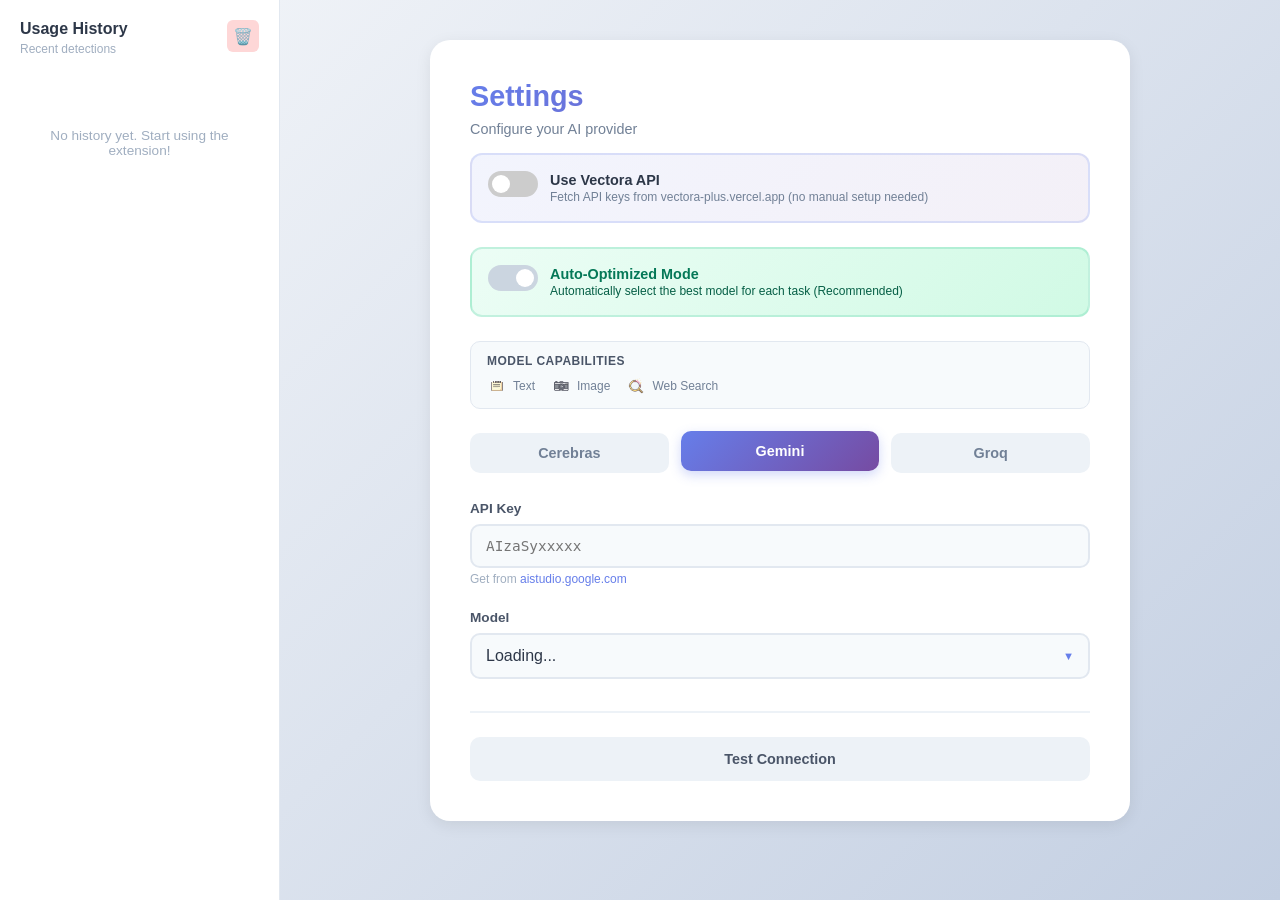
<file: extension/options.html>
<!DOCTYPE html>
<html lang="en">

<head>
    <meta charset="UTF-8">
    <meta name="viewport" content="width=device-width, initial-scale=1.0">
    <title>Vectora Settings</title>
    <style>
        * {
            margin: 0;
            padding: 0;
            box-sizing: border-box;
        }

        body {
            font-family: -apple-system, BlinkMacSystemFont, 'Segoe UI', sans-serif;
            background: linear-gradient(135deg, #f5f7fa 0%, #c3cfe2 100%);
            color: #2d3748;
            min-height: 100vh;
            padding: 0;
        }

        .layout {
            display: flex;
            min-height: 100vh;
        }

        /* Left Sidebar - History */
        .history-sidebar {
            width: 280px;
            background: white;
            border-right: 1px solid #e2e8f0;
            overflow-y: auto;
            padding: 20px;
        }

        .history-title {
            font-size: 1rem;
            font-weight: 700;
            color: #2d3748;
            margin-bottom: 4px;
        }

        .history-subtitle {
            font-size: 0.75rem;
            color: #a0aec0;
            margin-bottom: 16px;
        }

        .history-list {
            display: flex;
            flex-direction: column;
            gap: 8px;
        }

        .history-item {
            background: #f7fafc;
            border-radius: 8px;
            padding: 10px 12px;
            border-left: 3px solid transparent;
            transition: all 0.2s;
            cursor: pointer;
        }

        .history-item:hover {
            background: #edf2f7;
            border-left-color: #667eea;
        }

        .history-item.text {
            border-left-color: #48bb78;
        }

        .history-item.image {
            border-left-color: #ed8936;
        }

        .history-item.screen {
            border-left-color: #667eea;
        }

        .history-feature {
            display: flex;
            align-items: center;
            gap: 6px;
            margin-bottom: 4px;
        }

        .history-feature img {
            width: 14px;
            height: 14px;
            opacity: 0.7;
        }

        .history-feature span {
            font-size: 0.7rem;
            font-weight: 600;
            text-transform: uppercase;
            color: #4a5568;
        }

        .history-url {
            font-size: 0.7rem;
            color: #718096;
            white-space: nowrap;
            overflow: hidden;
            text-overflow: ellipsis;
            margin-bottom: 3px;
        }

        .history-result {
            font-size: 0.68rem;
            color: #a0aec0;
        }

        .history-time {
            font-size: 0.65rem;
            color: #cbd5e0;
            margin-top: 3px;
        }

        .history-empty {
            text-align: center;
            padding: 40px 20px;
            color: #a0aec0;
            font-size: 0.85rem;
        }

        /* Main Content */
        .main-content {
            flex: 1;
            padding: 40px;
            overflow-y: auto;
        }

        .container {
            max-width: 700px;
            margin: 0 auto;
            background: white;
            border-radius: 20px;
            padding: 40px;
            box-shadow: 0 4px 16px rgba(0, 0, 0, 0.08);
        }

        h1 {
            font-size: 1.8rem;
            font-weight: 700;
            background: linear-gradient(135deg, #667eea 0%, #764ba2 100%);
            background-clip: text;
            -webkit-background-clip: text;
            -webkit-text-fill-color: transparent;
            margin-bottom: 8px;
        }

        .subtitle {
            color: #718096;
            font-size: 0.9rem;
            margin-bottom: 16px;
        }

        /* Icon Legend */
        .icon-legend {
            background: #f7fafc;
            border-radius: 10px;
            padding: 12px 16px;
            margin-bottom: 24px;
            border: 1px solid #e2e8f0;
        }

        .legend-title {
            font-size: 0.75rem;
            font-weight: 600;
            color: #4a5568;
            margin-bottom: 8px;
            text-transform: uppercase;
            letter-spacing: 0.5px;
        }

        .legend-items {
            display: flex;
            gap: 16px;
            flex-wrap: wrap;
        }

        .legend-item {
            display: flex;
            align-items: center;
            gap: 6px;
        }

        .legend-item img {
            width: 20px;
            height: 20px;
            opacity: 0.7;
        }

        .legend-item span {
            font-size: 0.75rem;
            color: #718096;
        }

        /* Tabs */
        .tabs {
            display: flex;
            gap: 12px;
            margin-bottom: 28px;
        }

        .tab {
            flex: 1;
            padding: 12px;
            background: #edf2f7;
            border: none;
            border-radius: 10px;
            font-size: 0.9rem;
            font-weight: 600;
            color: #718096;
            cursor: pointer;
            transition: all 0.2s;
        }

        .tab.active {
            background: linear-gradient(135deg, #667eea 0%, #764ba2 100%);
            color: white;
            transform: translateY(-2px);
            box-shadow: 0 4px 12px rgba(102, 126, 234, 0.3);
        }

        /* Form */
        .config-section {
            display: none;
        }

        .config-section.active {
            display: block;
            animation: fadeIn 0.3s ease;
        }

        @keyframes fadeIn {
            from {
                opacity: 0;
                transform: translateY(10px);
            }

            to {
                opacity: 1;
                transform: translateY(0);
            }
        }

        .form-group {
            margin-bottom: 24px;
        }

        label {
            display: block;
            font-size: 0.85rem;
            font-weight: 600;
            color: #4a5568;
            margin-bottom: 8px;
        }

        input[type="password"] {
            width: 100%;
            padding: 12px 14px;
            background: #f7fafc;
            border: 2px solid #e2e8f0;
            border-radius: 10px;
            font-size: 0.9rem;
            font-family: 'Consolas', monospace;
            color: #2d3748;
            transition: all 0.2s;
            outline: none;
        }

        input:focus {
            background: white;
            border-color: #667eea;
        }

        .hint {
            font-size: 0.75rem;
            color: #a0aec0;
            margin-top: 4px;
        }

        .hint a {
            color: #667eea;
            text-decoration: none;
        }

        .hint a:hover {
            text-decoration: underline;
        }

        /* Model Dropdown */
        .model-selector {
            position: relative;
        }

        .model-trigger {
            width: 100%;
            padding: 12px 14px;
            background: #f7fafc;
            border: 2px solid #e2e8f0;
            border-radius: 10px;
            cursor: pointer;
            display: flex;
            justify-content: space-between;
            align-items: center;
            transition: all 0.2s;
        }

        .model-trigger:hover {
            border-color: #cbd5e0;
        }

        .model-trigger::after {
            content: '▼';
            font-size: 0.7em;
            color: #667eea;
        }

        .model-dropdown {
            position: absolute;
            top: 100%;
            left: 0;
            right: 0;
            background: white;
            border: 2px solid #e2e8f0;
            border-radius: 10px;
            margin-top: 4px;
            max-height: 280px;
            overflow-y: auto;
            z-index: 100;
            display: none;
            box-shadow: 0 8px 24px rgba(0, 0, 0, 0.12);
        }

        .model-dropdown.open {
            display: block;
        }

        .model-option {
            padding: 12px 14px;
            cursor: pointer;
            display: flex;
            align-items: center;
            gap: 10px;
            transition: background 0.15s;
            border-bottom: 1px solid #f7fafc;
        }

        .model-option:hover {
            background: #f7fafc;
        }

        .model-option:last-child {
            border-bottom: none;
        }

        .capability-icons {
            display: flex;
            gap: 4px;
        }

        .cap-icon {
            width: 24px;
            height: 24px;
            opacity: 0.7;
        }

        .model-name {
            flex: 1;
            font-size: 0.85rem;
            color: #2d3748;
        }

        .loading {
            text-align: center;
            padding: 20px;
            color: #a0aec0;
            font-size: 0.85rem;
        }

        /* Selected Model Capabilities */
        .selected-capabilities {
            margin-top: 12px;
            padding: 12px;
            background: #f7fafc;
            border-radius: 8px;
            border: 1px solid #e2e8f0;
            display: none;
        }

        .selected-capabilities.show {
            display: block;
        }

        .selected-capabilities .cap-title {
            font-size: 0.7rem;
            font-weight: 600;
            color: #4a5568;
            text-transform: uppercase;
            letter-spacing: 0.5px;
            margin-bottom: 8px;
        }

        .selected-capabilities .cap-list {
            display: flex;
            gap: 12px;
            flex-wrap: wrap;
        }

        .selected-capabilities .cap-item {
            display: flex;
            align-items: center;
            gap: 6px;
            padding: 6px 12px;
            background: white;
            border-radius: 6px;
            font-size: 0.75rem;
            color: #2d3748;
            font-weight: 500;
        }

        .selected-capabilities .cap-item img {
            width: 18px;
            height: 18px;
            opacity: 0.7;
        }

        /* Buttons */
        .actions {
            display: flex;
            gap: 12px;
            margin-top: 32px;
            padding-top: 24px;
            border-top: 2px solid #edf2f7;
        }

        button[type="button"] {
            flex: 1;
            padding: 14px;
            border: none;
            border-radius: 10px;
            font-size: 0.9rem;
            font-weight: 600;
            cursor: pointer;
            transition: all 0.2s;
            font-family: inherit;
        }

        .btn-test {
            background: #edf2f7;
            color: #4a5568;
        }

        .btn-test:hover {
            background: #e2e8f0;
            transform: translateY(-1px);
        }

        .btn-save {
            background: linear-gradient(135deg, #667eea 0%, #764ba2 100%);
            color: white;
        }

        .btn-save:hover {
            transform: translateY(-2px);
            box-shadow: 0 4px 12px rgba(102, 126, 234, 0.4);
        }

        .btn-save:disabled {
            opacity: 0.6;
            cursor: not-allowed;
            transform: none;
        }

        /* Status */
        .status {
            margin-top: 20px;
            padding: 12px;
            border-radius: 10px;
            font-size: 0.85rem;
            text-align: center;
            display: none;
            animation: fadeIn 0.2s;
        }

        .status.success {
            background: #c6f6d5;
            color: #276749;
        }

        .status.error {
            background: #fed7d7;
            color: #c53030;
        }

        /* Scrollbar */
        .model-dropdown::-webkit-scrollbar,
        .history-sidebar::-webkit-scrollbar {
            width: 6px;
        }

        .model-dropdown::-webkit-scrollbar-track,
        .history-sidebar::-webkit-scrollbar-track {
            background: transparent;
        }

        .model-dropdown::-webkit-scrollbar-thumb,
        .history-sidebar::-webkit-scrollbar-thumb {
            background: #cbd5e0;
            border-radius: 3px;
        }

        /* Clear History Button */
        .history-header {
            display: flex;
            justify-content: space-between;
            align-items: flex-start;
            margin-bottom: 16px;
        }

        .clear-history-btn {
            width: 32px;
            height: 32px;
            padding: 0;
            background: #fed7d7;
            color: #c53030;
            border: none;
            border-radius: 6px;
            font-size: 1rem;
            cursor: pointer;
            transition: all 0.2s;
            flex-shrink: 0;
        }

        .clear-history-btn:hover {
            background: #fc8181;
            transform: scale(1.1);
        }

        /* Vectora API Toggle */
        .vectora-api-toggle {
            display: flex;
            align-items: center;
            gap: 12px;
            padding: 16px;
            background: linear-gradient(135deg, #667eea15 0%, #764ba215 100%);
            border-radius: 12px;
            margin-bottom: 24px;
            border: 2px solid #667eea30;
        }

        .toggle-container {
            position: relative;
            display: inline-block;
            width: 50px;
            height: 26px;
            flex-shrink: 0;
        }

        .toggle-container input {
            opacity: 0;
            width: 0;
            height: 0;
        }

        .toggle-slider {
            position: absolute;
            cursor: pointer;
            top: 0;
            left: 0;
            right: 0;
            bottom: 0;
            background-color: #ccc;
            transition: 0.4s;
            border-radius: 34px;
        }

        .toggle-slider:before {
            position: absolute;
            content: "";
            height: 18px;
            width: 18px;
            left: 4px;
            bottom: 4px;
            background-color: white;
            transition: 0.4s;
            border-radius: 50%;
        }

        .toggle-container input:checked+.toggle-slider {
            background-color: #667eea;
        }

        .toggle-container input:checked+.toggle-slider:before {
            transform: translateX(24px);
        }

        .toggle-info {
            flex: 1;
        }

        .toggle-title {
            font-size: 0.9rem;
            font-weight: 600;
            color: #2d3748;
            margin-bottom: 2px;
        }

        .toggle-desc {
            font-size: 0.75rem;
            color: #718096;
        }
    </style>
</head>

<body>
    <div class="layout">
        <!-- Left Sidebar - History -->
        <div class="history-sidebar">
            <div class="history-header">
                <div>
                    <div class="history-title">Usage History</div>
                    <div class="history-subtitle">Recent detections</div>
                </div>
                <button class="clear-history-btn" id="clear-history-btn">🗑️</button>
            </div>
            <div class="history-list" id="history-list">
                <div class="history-empty">No history yet. Start using the extension!</div>
            </div>
        </div>

        <!-- Main Content -->
        <div class="main-content">
            <div class="container">
                <h1>Settings</h1>
                <p class="subtitle">Configure your AI provider</p>

                <!-- Use Vectora API Toggle -->
                <div class="vectora-api-toggle">
                    <label class="toggle-container">
                        <input type="checkbox" id="use-vectora-api">
                        <span class="toggle-slider"></span>
                    </label>
                    <div class="toggle-info">
                        <div class="toggle-title">Use Vectora API</div>
                        <div class="toggle-desc">Fetch API keys from vectora-plus.vercel.app (no manual setup needed)
                        </div>
                    </div>
                </div>

                <!-- Selection Mode Toggle -->
                <div class="vectora-api-toggle"
                    style="background: linear-gradient(135deg, #ecfdf5 0%, #d1fae5 100%); border-color: #10b98130;">
                    <label class="toggle-container">
                        <input type="checkbox" id="selection-mode-toggle" checked>
                        <span class="toggle-slider" style="background-color: #cbd5e0;"></span>
                    </label>
                    <div class="toggle-info">
                        <div class="toggle-title" style="color: #047857;">Auto-Optimized Mode</div>
                        <div class="toggle-desc" style="color: #065f46;">Automatically select the best model for each
                            task (Recommended)</div>
                    </div>
                </div>

                <!-- Icon Legend -->
                <div class="icon-legend">
                    <div class="legend-title">Model Capabilities</div>
                    <div class="legend-items">
                        <div class="legend-item">
                            <img src="icons/notepad.png" alt="Text">
                            <span>Text</span>
                        </div>
                        <div class="legend-item">
                            <img src="icons/image-camera.png" alt="Image">
                            <span>Image</span>
                        </div>
                        <div class="legend-item">
                            <img src="icons/web-search.png" alt="Web Search">
                            <span>Web Search</span>
                        </div>
                    </div>
                </div>

                <!-- Provider Tabs -->
                <div class="tabs">
                    <button class="tab" data-provider="cerebras">Cerebras</button>
                    <button class="tab active" data-provider="gemini">Gemini</button>
                    <button class="tab" data-provider="groq">Groq</button>
                </div>

                <!-- Cerebras Config -->
                <div class="config-section" id="cerebras-section">
                    <div class="form-group">
                        <label for="cerebras-key">API Key</label>
                        <input type="password" id="cerebras-key" placeholder="csk-xxxxx">
                        <p class="hint">Get from <a href="https://cloud.cerebras.ai/"
                                target="_blank">cloud.cerebras.ai</a></p>
                    </div>
                    <div class="form-group">
                        <label>Model</label>
                        <div class="model-selector">
                            <div class="model-trigger" id="cerebras-trigger">
                                <span id="cerebras-selected">Loading...</span>
                            </div>
                            <div class="model-dropdown" id="cerebras-dropdown"></div>
                        </div>
                        <div class="selected-capabilities" id="cerebras-capabilities"></div>
                    </div>
                </div>

                <!-- Gemini Config -->
                <div class="config-section active" id="gemini-section">
                    <div class="form-group">
                        <label for="gemini-key">API Key</label>
                        <input type="password" id="gemini-key" placeholder="AIzaSyxxxxx">
                        <p class="hint">Get from <a href="https://aistudio.google.com/apikey"
                                target="_blank">aistudio.google.com</a></p>
                    </div>
                    <div class="form-group">
                        <label>Model</label>
                        <div class="model-selector">
                            <div class="model-trigger" id="gemini-trigger">
                                <span id="gemini-selected">Loading...</span>
                            </div>
                            <div class="model-dropdown" id="gemini-dropdown"></div>
                        </div>
                        <div class="selected-capabilities" id="gemini-capabilities"></div>
                    </div>
                </div>

                <!-- Groq Config -->
                <div class="config-section" id="groq-section">
                    <div class="form-group">
                        <label for="groq-key">API Key</label>
                        <input type="password" id="groq-key" placeholder="gsk-xxxxx">
                        <p class="hint">Get from <a href="https://console.groq.com/keys"
                                target="_blank">console.groq.com</a></p>
                    </div>
                    <div class="form-group">
                        <label>Model</label>
                        <div class="model-selector">
                            <div class="model-trigger" id="groq-trigger">
                                <span id="groq-selected">Loading...</span>
                            </div>
                            <div class="model-dropdown" id="groq-dropdown"></div>
                        </div>
                        <div class="selected-capabilities" id="groq-capabilities"></div>
                    </div>
                </div>

                <!-- Actions -->
                <div class="actions">
                    <button type="button" class="btn-test" id="test-btn">Test Connection</button>
                </div>

                <div class="status" id="status"></div>
            </div>
        </div>
    </div>

    <script src="options.js"></script>
</body>

</html>
</file>
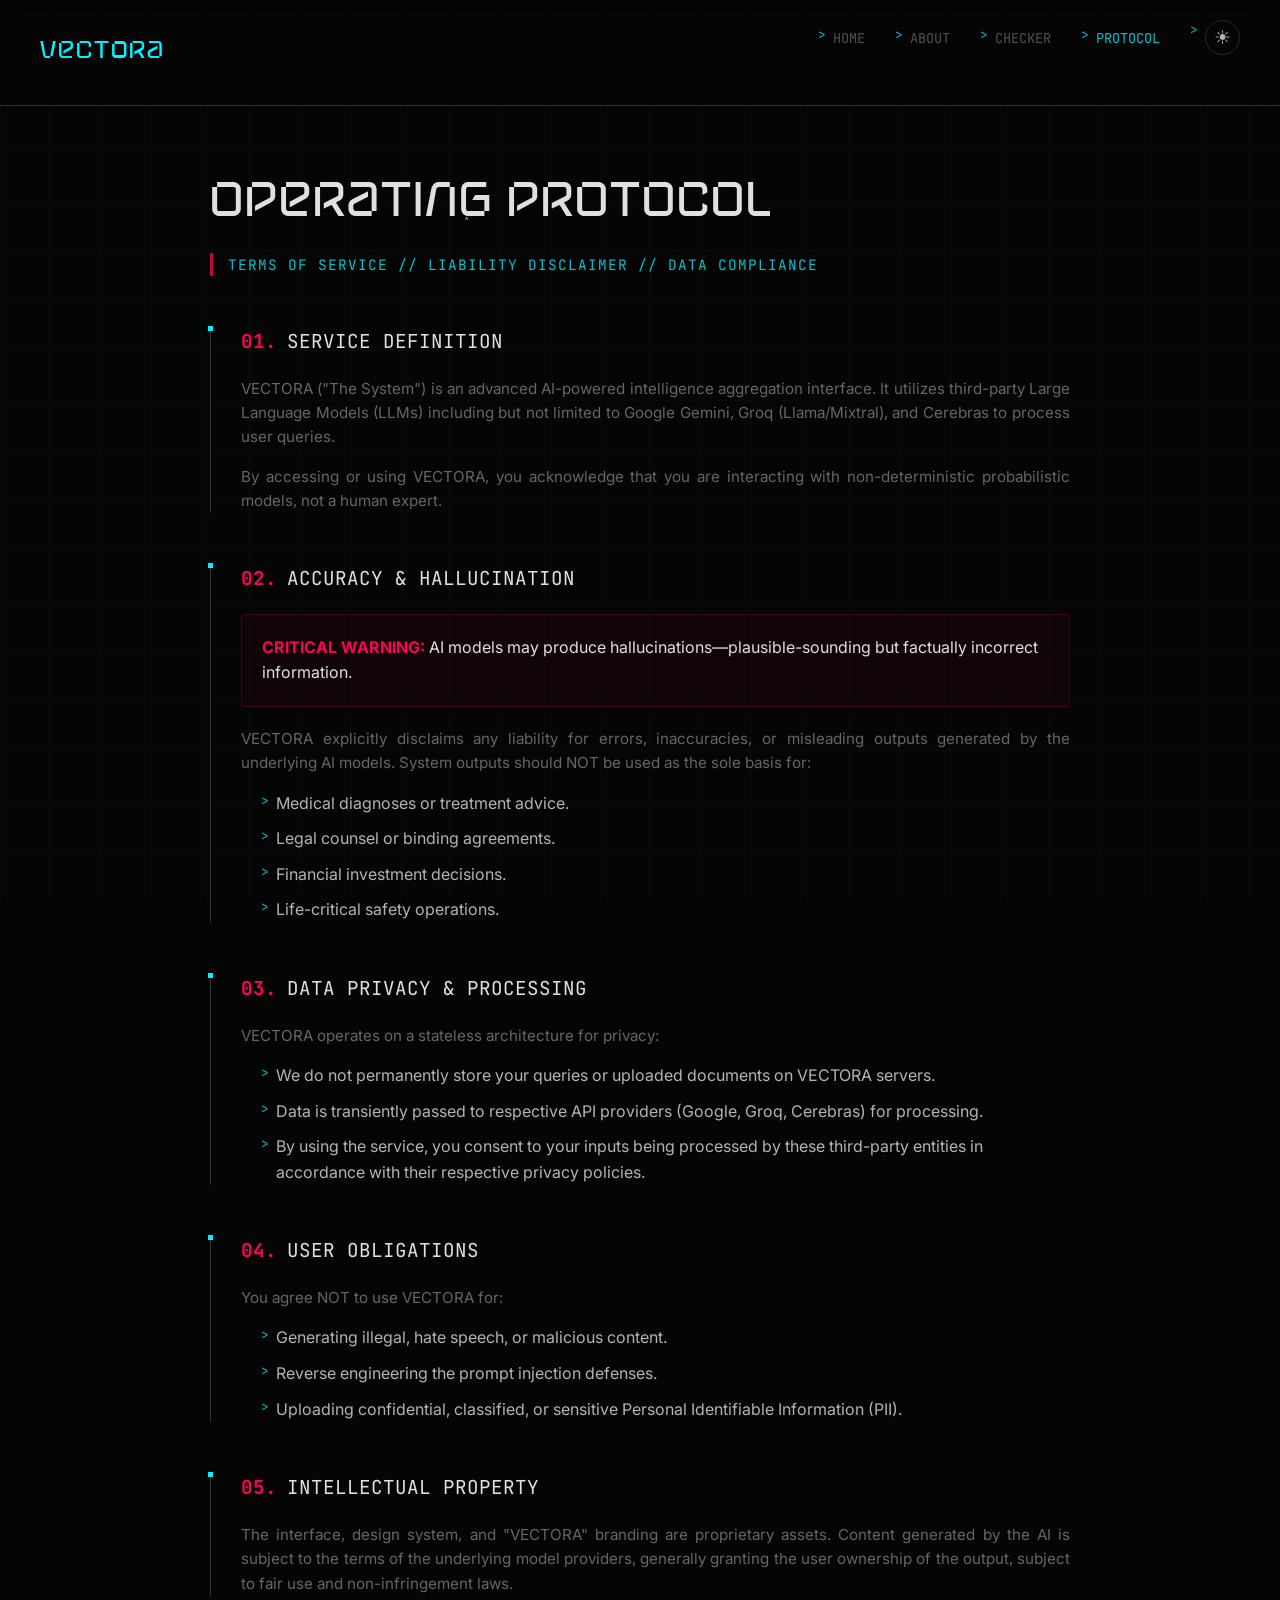
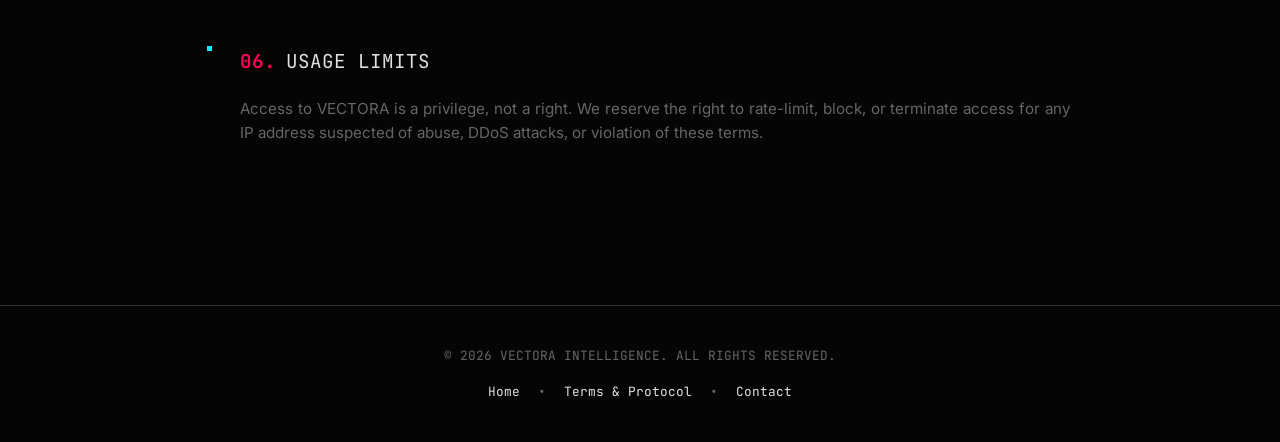
<file: templates/terms.html>
<!DOCTYPE html>
<html lang="en">

<head>
    <meta charset="UTF-8">
    <meta name="viewport" content="width=device-width, initial-scale=1.0">
    <title>Terms & Protocol | VECTORA</title>
    <link
        href="https://fonts.googleapis.com/css2?family=Inter:wght@300;400;600&family=JetBrains+Mono:wght@400;700&display=swap"
        rel="stylesheet">
    <link rel="stylesheet" href="/static/mobile-responsive.css">
    <style>
        :root {
            --bg: #050505;
            --surface: #0a0a0a;
            --primary: #00f3ff;
            --secondary: #ff0055;
            --text: #e0e0e0;
            --muted: #666;
            --border: #333;
            --font-main: 'Inter', sans-serif;
            --font-mono: 'JetBrains Mono', monospace;
            --nav-bg: rgba(5, 5, 5, 0.8);
        }

        [data-theme="light"] {
            --bg: #f4f4f5;
            --surface: #ffffff;
            --primary: #0051ff;
            --secondary: #ff0055;
            --text: #111;
            --muted: #555;
            --border: #ddd;
            --nav-bg: rgba(255, 255, 255, 0.9);
        }

        @font-face {
            font-family: 'Aquire';
            src: url('/static/hero.ttf') format('truetype');
        }

        * {
            box-sizing: border-box;
            margin: 0;
            padding: 0;
        }

        body {
            background-color: var(--bg);
            color: var(--text);
            font-family: var(--font-main);
            overflow-x: hidden;
            line-height: 1.6;
            min-height: 100vh;
            display: flex;
            flex-direction: column;
            transition: background 0.3s, color 0.3s;
        }

        /* GRID BACKGROUND */
        .grid-bg {
            position: fixed;
            top: 0;
            left: 0;
            right: 0;
            bottom: 0;
            background-image:
                linear-gradient(rgba(0, 243, 255, 0.03) 1px, transparent 1px),
                linear-gradient(90deg, rgba(0, 243, 255, 0.03) 1px, transparent 1px);
            background-size: 50px 50px;
            pointer-events: none;
            z-index: -1;
        }

        /* NAV */
        nav {
            display: flex;
            justify-content: space-between;
            align-items: center;
            padding: 20px 40px;
            border-bottom: 1px solid var(--border);
            background: var(--nav-bg);
            backdrop-filter: blur(10px);
            position: sticky;
            top: 0;
            z-index: 100;
        }

        .nav-brand {
            font-family: 'Aquire', sans-serif;
            font-size: 1.5rem;
            color: var(--primary);
            text-decoration: none;
            letter-spacing: 2px;
            text-transform: uppercase;
        }

        .nav-menu {
            display: flex;
            gap: 30px;
            list-style: none;
            align-items: center;
        }

        .nav-link {
            font-family: var(--font-mono);
            color: var(--muted);
            text-decoration: none;
            font-size: 0.85rem;
            transition: color 0.3s;
            text-transform: uppercase;
        }

        .nav-link:hover,
        .nav-link.active {
            color: var(--primary);
        }

        .theme-btn {
            background: none;
            border: 1px solid var(--border);
            color: var(--text);
            width: 35px;
            height: 35px;
            border-radius: 50%;
            cursor: pointer;
            display: flex;
            align-items: center;
            justify-content: center;
            font-size: 1.2rem;
            transition: 0.3s;
        }

        .theme-btn:hover {
            background: var(--border);
        }

        /* MOBILE MENU */
        .mobile-toggle {
            display: none;
            cursor: pointer;
            flex-direction: column;
            gap: 5px;
            background: none;
            border: none;
        }

        .bar {
            width: 25px;
            height: 3px;
            background: var(--text);
        }

        @media (max-width: 768px) {
            .mobile-toggle {
                display: flex;
            }

            .nav-menu {
                position: fixed;
                top: 70px;
                left: 0;
                width: 100%;
                background: var(--bg);
                border-bottom: 1px solid var(--border);
                flex-direction: column;
                padding: 20px;
                transform: translateY(-150%);
                transition: 0.3s;
            }

            .nav-menu.active {
                transform: translateY(0);
            }
        }

        /* MAIN CONTENT */
        main {
            flex: 1;
            max-width: 900px;
            margin: 60px auto;
            padding: 0 20px;
        }

        h1 {
            font-family: 'Aquire', sans-serif;
            font-size: 3rem;
            color: var(--text);
            margin-bottom: 10px;
            letter-spacing: 2px;
            text-transform: uppercase;
        }

        .subtitle {
            font-family: var(--font-mono);
            color: var(--primary);
            margin-bottom: 50px;
            font-size: 0.9rem;
            letter-spacing: 1px;
            opacity: 0.8;
            border-left: 3px solid var(--secondary);
            padding-left: 15px;
        }

        /* LEGAL SECTIONS */
        .legal-section {
            margin-bottom: 50px;
            border-left: 1px solid var(--border);
            padding-left: 30px;
            position: relative;
        }

        .legal-section::before {
            content: '';
            position: absolute;
            left: -3px;
            top: 0;
            width: 5px;
            height: 5px;
            background: var(--primary);
        }

        .section-title {
            font-family: var(--font-mono);
            font-size: 1.2rem;
            color: var(--text);
            margin-bottom: 20px;
            text-transform: uppercase;
            display: flex;
            align-items: center;
            gap: 10px;
        }

        .section-number {
            color: var(--secondary);
            font-weight: bold;
        }

        .terms-text {
            color: var(--muted);
            font-size: 0.95rem;
            margin-bottom: 15px;
            text-align: justify;
        }

        ul {
            list-style: none;
            padding-left: 20px;
            margin-bottom: 20px;
        }

        li {
            color: var(--text);
            margin-bottom: 10px;
            position: relative;
            padding-left: 15px;
            opacity: 0.8;
        }

        li::before {
            content: '>';
            position: absolute;
            left: 0;
            color: var(--primary);
            font-family: var(--font-mono);
            font-size: 0.8rem;
        }

        .warning-box {
            background: rgba(255, 0, 85, 0.05);
            border: 1px solid rgba(255, 0, 85, 0.2);
            padding: 20px;
            border-radius: 4px;
            margin: 20px 0;
        }

        /* FOOTER */
        footer {
            border-top: 1px solid var(--border);
            padding: 40px;
            text-align: center;
            font-family: var(--font-mono);
            font-size: 0.8rem;
            color: var(--muted);
            margin-top: 50px;
        }

        footer a {
            color: var(--text);
            text-decoration: none;
            margin: 0 10px;
            transition: color 0.3s;
        }

        footer a:hover {
            color: var(--primary);
        }
    </style>
</head>

<body>

    <div class="grid-bg"></div>

    <nav>
        <a href="/" class="nav-brand">VECTORA</a>
        <button class="mobile-toggle" onclick="document.querySelector('.nav-menu').classList.toggle('active')">
            <div class="bar"></div>
            <div class="bar"></div>
            <div class="bar"></div>
        </button>
        <ul class="nav-menu">
            <li><a href="/" class="nav-link">Home</a></li>
            <li><a href="/about" class="nav-link">About</a></li>
            <li><a href="/check" class="nav-link">Checker</a></li>
            <li><a href="/terms" class="nav-link active">Protocol</a></li>
            <li><button class="theme-btn" id="theme-toggle">☀</button></li>
        </ul>
    </nav>

    <main>
        <h1>Operating Protocol</h1>
        <div class="subtitle">TERMS OF SERVICE // LIABILITY DISCLAIMER // DATA COMPLIANCE</div>

        <div class="legal-section">
            <div class="section-title"><span class="section-number">01.</span> Service Definition</div>
            <p class="terms-text">
                VECTORA ("The System") is an advanced AI-powered intelligence aggregation interface. It utilizes
                third-party Large Language Models (LLMs) including but not limited to Google Gemini, Groq
                (Llama/Mixtral), and Cerebras to process user queries.
            </p>
            <p class="terms-text">
                By accessing or using VECTORA, you acknowledge that you are interacting with non-deterministic
                probabilistic models, not a human expert.
            </p>
        </div>

        <div class="legal-section">
            <div class="section-title"><span class="section-number">02.</span> Accuracy & Hallucination</div>
            <div class="warning-box">
                <strong style="color:var(--secondary)">CRITICAL WARNING:</strong> AI models may produce
                hallucinations—plausible-sounding but factually incorrect information.
            </div>
            <p class="terms-text">
                VECTORA explicitly disclaims any liability for errors, inaccuracies, or misleading outputs generated by
                the underlying AI models. System outputs should NOT be used as the sole basis for:
            </p>
            <ul>
                <li>Medical diagnoses or treatment advice.</li>
                <li>Legal counsel or binding agreements.</li>
                <li>Financial investment decisions.</li>
                <li>Life-critical safety operations.</li>
            </ul>
        </div>

        <div class="legal-section">
            <div class="section-title"><span class="section-number">03.</span> Data Privacy & Processing</div>
            <p class="terms-text">
                VECTORA operates on a stateless architecture for privacy:
            </p>
            <ul>
                <li>We do not permanently store your queries or uploaded documents on VECTORA servers.</li>
                <li>Data is transiently passed to respective API providers (Google, Groq, Cerebras) for processing.</li>
                <li>By using the service, you consent to your inputs being processed by these third-party entities in
                    accordance with their respective privacy policies.</li>
            </ul>
        </div>

        <div class="legal-section">
            <div class="section-title"><span class="section-number">04.</span> User Obligations</div>
            <p class="terms-text">
                You agree NOT to use VECTORA for:
            </p>
            <ul>
                <li>Generating illegal, hate speech, or malicious content.</li>
                <li>Reverse engineering the prompt injection defenses.</li>
                <li>Uploading confidential, classified, or sensitive Personal Identifiable Information (PII).</li>
            </ul>
        </div>

        <div class="legal-section">
            <div class="section-title"><span class="section-number">05.</span> Intellectual Property</div>
            <p class="terms-text">
                The interface, design system, and "VECTORA" branding are proprietary assets. Content generated by the AI
                is subject to the terms of the underlying model providers, generally granting the user ownership of the
                output, subject to fair use and non-infringement laws.
            </p>
        </div>

        <div class="legal-section" style="border:none;">
            <div class="section-title"><span class="section-number">06.</span> Usage Limits</div>
            <p class="terms-text">
                Access to VECTORA is a privilege, not a right. We reserve the right to rate-limit, block, or terminate
                access for any IP address suspected of abuse, DDoS attacks, or violation of these terms.
            </p>
        </div>

    </main>

    <footer>
        <p>&copy; 2026 VECTORA INTELLIGENCE. ALL RIGHTS RESERVED.</p>
        <div style="margin-top: 15px;">
            <a href="/">Home</a> •
            <a href="/terms">Terms & Protocol</a> •
            <a href="/contact">Contact</a>
        </div>
    </footer>

    <!-- JS FOR THEME -->
    <script>
        const themeBtn = document.getElementById('theme-toggle');
        const root = document.documentElement;
        // Load saved theme
        const savedTheme = localStorage.getItem('theme') || 'dark';
        root.setAttribute('data-theme', savedTheme);
        themeBtn.textContent = savedTheme === 'dark' ? '☀' : '☾';

        themeBtn.addEventListener('click', () => {
            const current = root.getAttribute('data-theme');
            const next = current === 'dark' ? 'light' : 'dark';
            root.setAttribute('data-theme', next);
            localStorage.setItem('theme', next);
            themeBtn.textContent = next === 'dark' ? '☀' : '☾';
        });
    </script>
</body>

</html>
</file>
<file: static/mobile-responsive.css>
/* ========================================
   VECTORA - AGGRESSIVE MOBILE FIX
   FORCES mobile responsive styles
======================================== */

/* CRITICAL: Max width for everything */
@media (max-width: 768px) {

  /* NUCLEAR OPTION: Force everything to fit */
  html {
    overflow-x: hidden !important;
    max-width: 100vw !important;
  }

  body {
    overflow-x: hidden !important;
    max-width: 100vw !important;
    width: 100% !important;
    margin: 0 !important;
    padding: 0 !important;
  }

  /* Force all sections to fit */
  * {
    max-width: 100vw !important;
    cursor: auto !important;
  }

  /* Hide problematic elements */
  #cursor,
  #cursor-dot,
  .custom-cursor {
    display: none !important;
  }

  /* Container fixes */
  .container,
  main,
  section,
  div {
    max-width: 100% !important;
    overflow-x: hidden !important;
  }

  /* Navigation - HAMBURGER MENU */
  nav {
    padding: 15px 20px !important;
    width: 100% !important;
    flex-wrap: wrap !important;
  }

  .nav-logo,
  .nav-brand {
    font-size: 1.2rem !important;
    flex-shrink: 0;
  }

  /* Hide desktop menu, show mobile toggle */
  .nav-menu,
  .nav-links {
    display: none !important;
    position: fixed !important;
    top: 70px !important;
    left: 0 !important;
    width: 100vw !important;
    height: auto !important;
    max-height: 0 !important;
    overflow: hidden !important;
    background: var(--nav-bg, rgba(0, 0, 0, 0.98)) !important;
    backdrop-filter: blur(20px) !important;
    flex-direction: column !important;
    padding: 0 !important;
    gap: 0 !important;
    transition: max-height 0.3s ease !important;
    z-index: 9999 !important;
  }

  .nav-menu.active,
  .nav-links.active {
    display: flex !important;
    max-height: 500px !important;
    padding: 20px !important;
    gap: 10px !important;
  }

  .nav-menu li,
  .nav-links li {
    width: 100% !important;
    text-align: center !important;
    list-style: none !important;
  }

  .nav-link,
  .nav-links a {
    display: block !important;
    width: 100% !important;
    padding: 15px 20px !important;
    font-size: 1rem !important;
    text-align: center !important;
  }

  /* Show hamburger menu */
  .mobile-toggle {
    display: flex !important;
    flex-direction: column !important;
    gap: 5px !important;
    width: 30px !important;
    height: 24px !important;
    cursor: pointer !important;
  }

  .bar {
    width: 100% !important;
    height: 3px !important;
    background: var(--text, #fff) !important;
    transition: all 0.3s ease !important;
  }

  /* HERO SECTION */
  .hero {
    padding: 100px 15px 60px !important;
    min-height: auto !important;
    height: auto !important;
    width: 100% !important;
  }

  h1,
  .hero h1,
  .hero-title {
    font-size: 2.5rem !important;
    line-height: 1.1 !important;
    word-wrap: break-word !important;
    overflow-wrap: break-word !important;
  }

  h2 {
    font-size: 1.8rem !important;
  }

  h3 {
    font-size: 1.4rem !important;
  }

  p,
  .hero p,
  .hero-subtitle {
    font-size: 0.95rem !important;
    line-height: 1.6 !important;
  }

  /* GRIDS - Force single column */
  .features-grid,
  .feature-grid,
  .grid {
    display: grid !important;
    grid-template-columns: 1fr !important;
    gap: 20px !important;
    padding: 20px !important;
    width: 100% !important;
  }

  .feature-card,
  .card {
    width: 100% !important;
    padding: 25px 15px !important;
    aspect-ratio: auto !important;
    min-height: auto !important;
  }

  .f-icon {
    font-size: 2.5rem !important;
    margin-bottom: 15px !important;
  }

  .f-title,
  .feature-title {
    font-size: 1.3rem !important;
    margin-bottom: 10px !important;
  }

  .f-desc,
  .feature-desc {
    font-size: 0.9rem !important;
  }

  /* BUTTONS */
  .btn,
  .cta-btn,
  button,
  .btn-wrapper {
    width: 100% !important;
    max-width: 100% !important;
    padding: 15px 20px !important;
    font-size: 1rem !important;
    box-sizing: border-box !important;
    scale: 1 !important;
    transform: none !important;
  }

  .btn-wrapper {
    display: block !important;
    width: 100% !important;
  }

  /* SECTIONS */
  section,
  .section,
  .elaborate-section {
    padding: 50px 20px !important;
    width: 100% !important;
    grid-template-columns: 1fr !important;
    gap: 30px !important;
  }

  .elaborate-visual {
    width: 100% !important;
    height: 250px !important;
  }

  /* FORMS */
  input,
  textarea,
  select,
  .form-select {
    width: 100% !important;
    max-width: 100% !important;
    font-size: 16px !important;
    padding: 12px !important;
    box-sizing: border-box !important;
  }

  /* IMAGES */
  img {
    max-width: 100% !important;
    height: auto !important;
    width: auto !important;
  }

  /* TERMINAL/CONSOLE */
  .terminal-container,
  .scanner-container {
    grid-template-columns: 1fr !important;
    padding: 15px !important;
    width: 100% !important;
  }

  .sidebar {
    display: none !important;
  }

  .console,
  .console-wrapper {
    width: 100% !important;
  }

  /* GUIDE PAGE */
  .guide-wrapper {
    padding: 100px 20px 50px !important;
    width: 100% !important;
  }

  .step-item {
    grid-template-columns: 1fr !important;
    gap: 20px !important;
    width: 100% !important;
  }

  .step-item::before {
    display: none !important;
  }

  .step-num {
    margin: 0 auto !important;
    width: 60px !important;
    height: 60px !important;
    font-size: 1.5rem !important;
  }

  .code-snippet {
    font-size: 0.75rem !important;
    padding: 8px !important;
    word-break: break-all !important;
    overflow-wrap: break-word !important;
  }

  /* FOOTER */
  footer {
    padding: 40px 20px !important;
    flex-direction: column !important;
    text-align: center !important;
    width: 100% !important;
  }

  /* MODAL */
  .modal-box,
  .modal {
    width: 95% !important;
    max-width: 95% !important;
    padding: 20px !important;
  }

  /* TABLE RESPONSIVENESS */
  table {
    display: block !important;
    overflow-x: auto !important;
    width: 100% !important;
  }

  /* PREVENT SPECIFIC WIDE ELEMENTS */
  pre,
  code {
    max-width: 100% !important;
    overflow-x: auto !important;
    word-wrap: break-word !important;
  }

  /* Hide decorative elements that cause width issues */
  .circuit-bg,
  .floating-element,
  .decorative {
    display: none !important;
  }

  /* Fix any absolute positioned elements */
  .absolute {
    position: relative !important;
  }

  /* FEATURE BADGES */
  .feature-badge {
    width: 100% !important;
    padding: 12px 20px !important;
    font-size: 0.85rem !important;
  }

  .hero-features {
    flex-direction: column !important;
    gap: 10px !important;
    width: 100% !important;
  }

  /* Extension CTA */
  .extension-cta {
    flex-direction: column !important;
    gap: 15px !important;
    padding: 20px 15px !important;
  }
}

/* SMALL MOBILE (≤ 480px) */
@media (max-width: 480px) {

  h1,
  .hero h1 {
    font-size: 2rem !important;
  }

  .nav-logo,
  .nav-brand {
    font-size: 1rem !important;
  }

  .feature-card {
    padding: 20px 10px !important;
  }

  section {
    padding: 40px 15px !important;
  }
}

/* LANDSCAPE FIX */
@media (max-width: 768px) and (orientation: landscape) {

  .hero {
    padding: 80px 20px 40px !important;
  }

  .nav-menu.active {
    max-height: 70vh !important;
    overflow-y: auto !important;
  }
}
</file>
